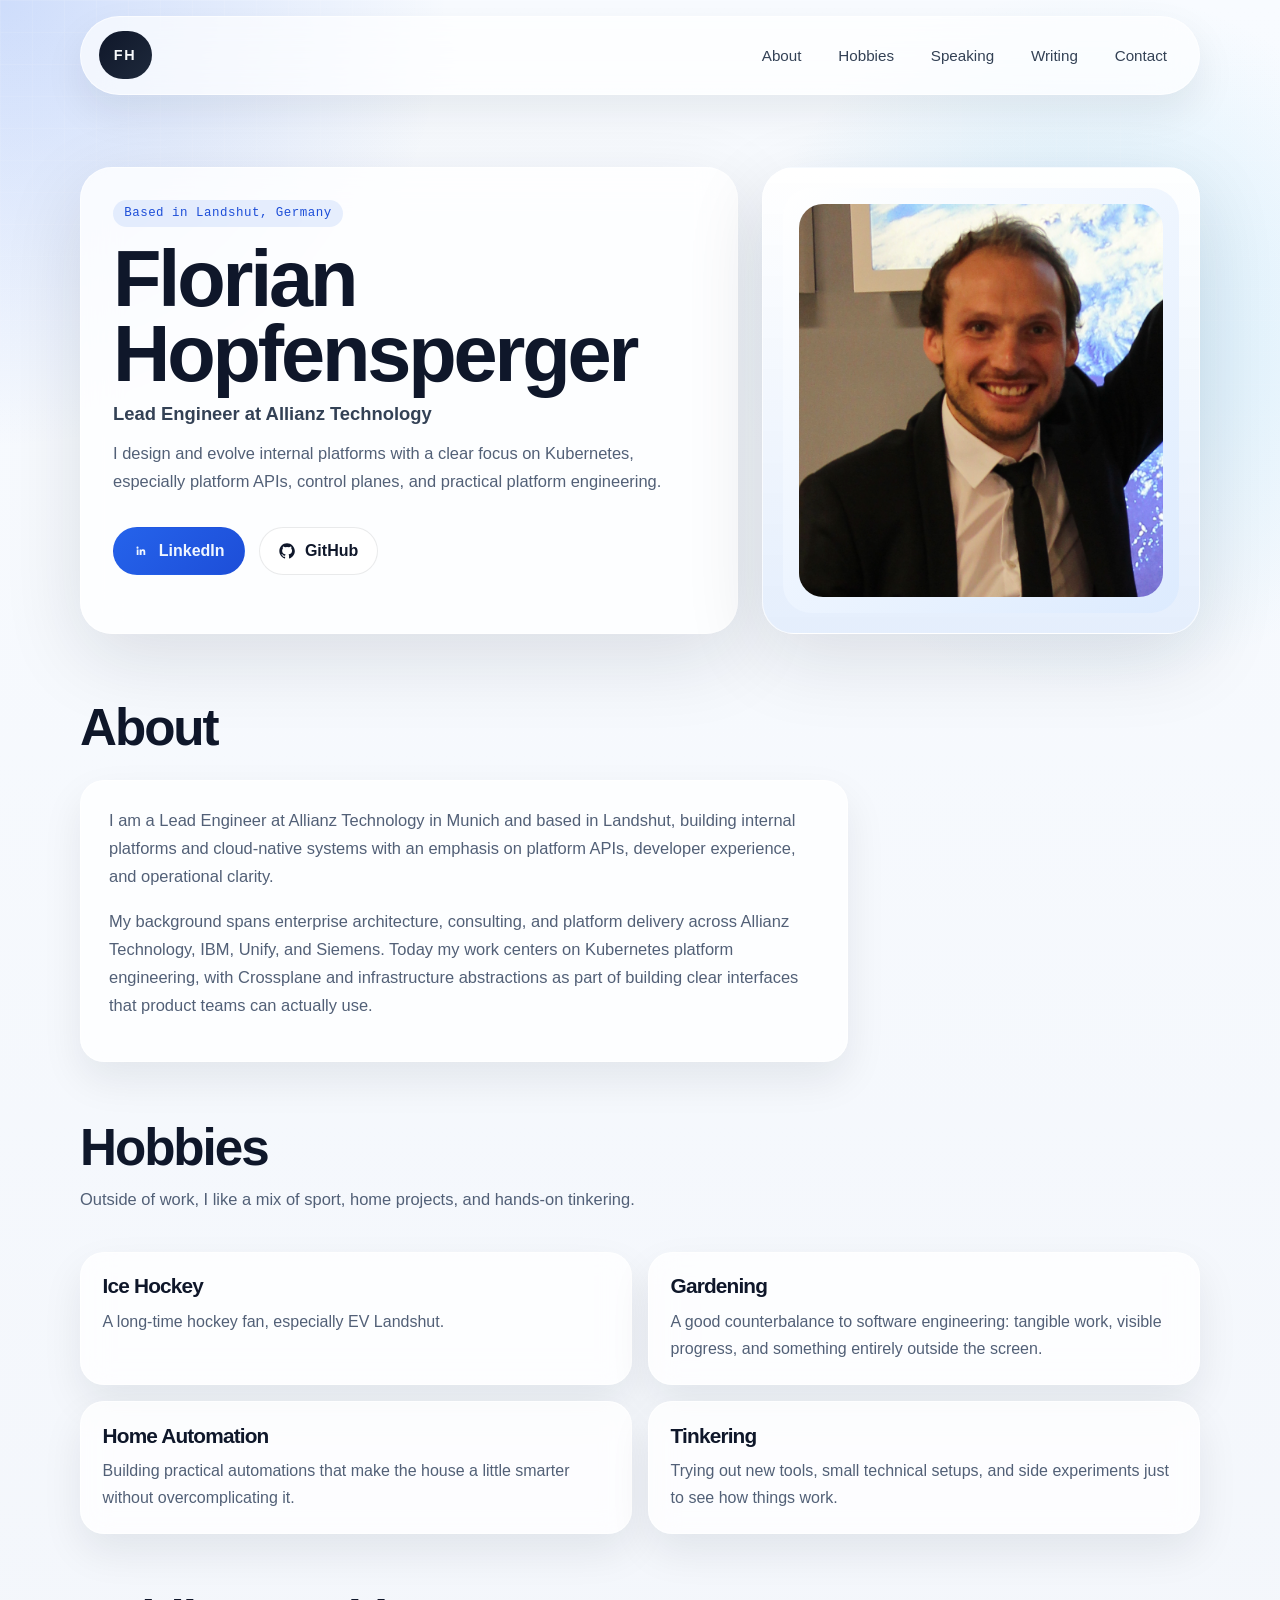
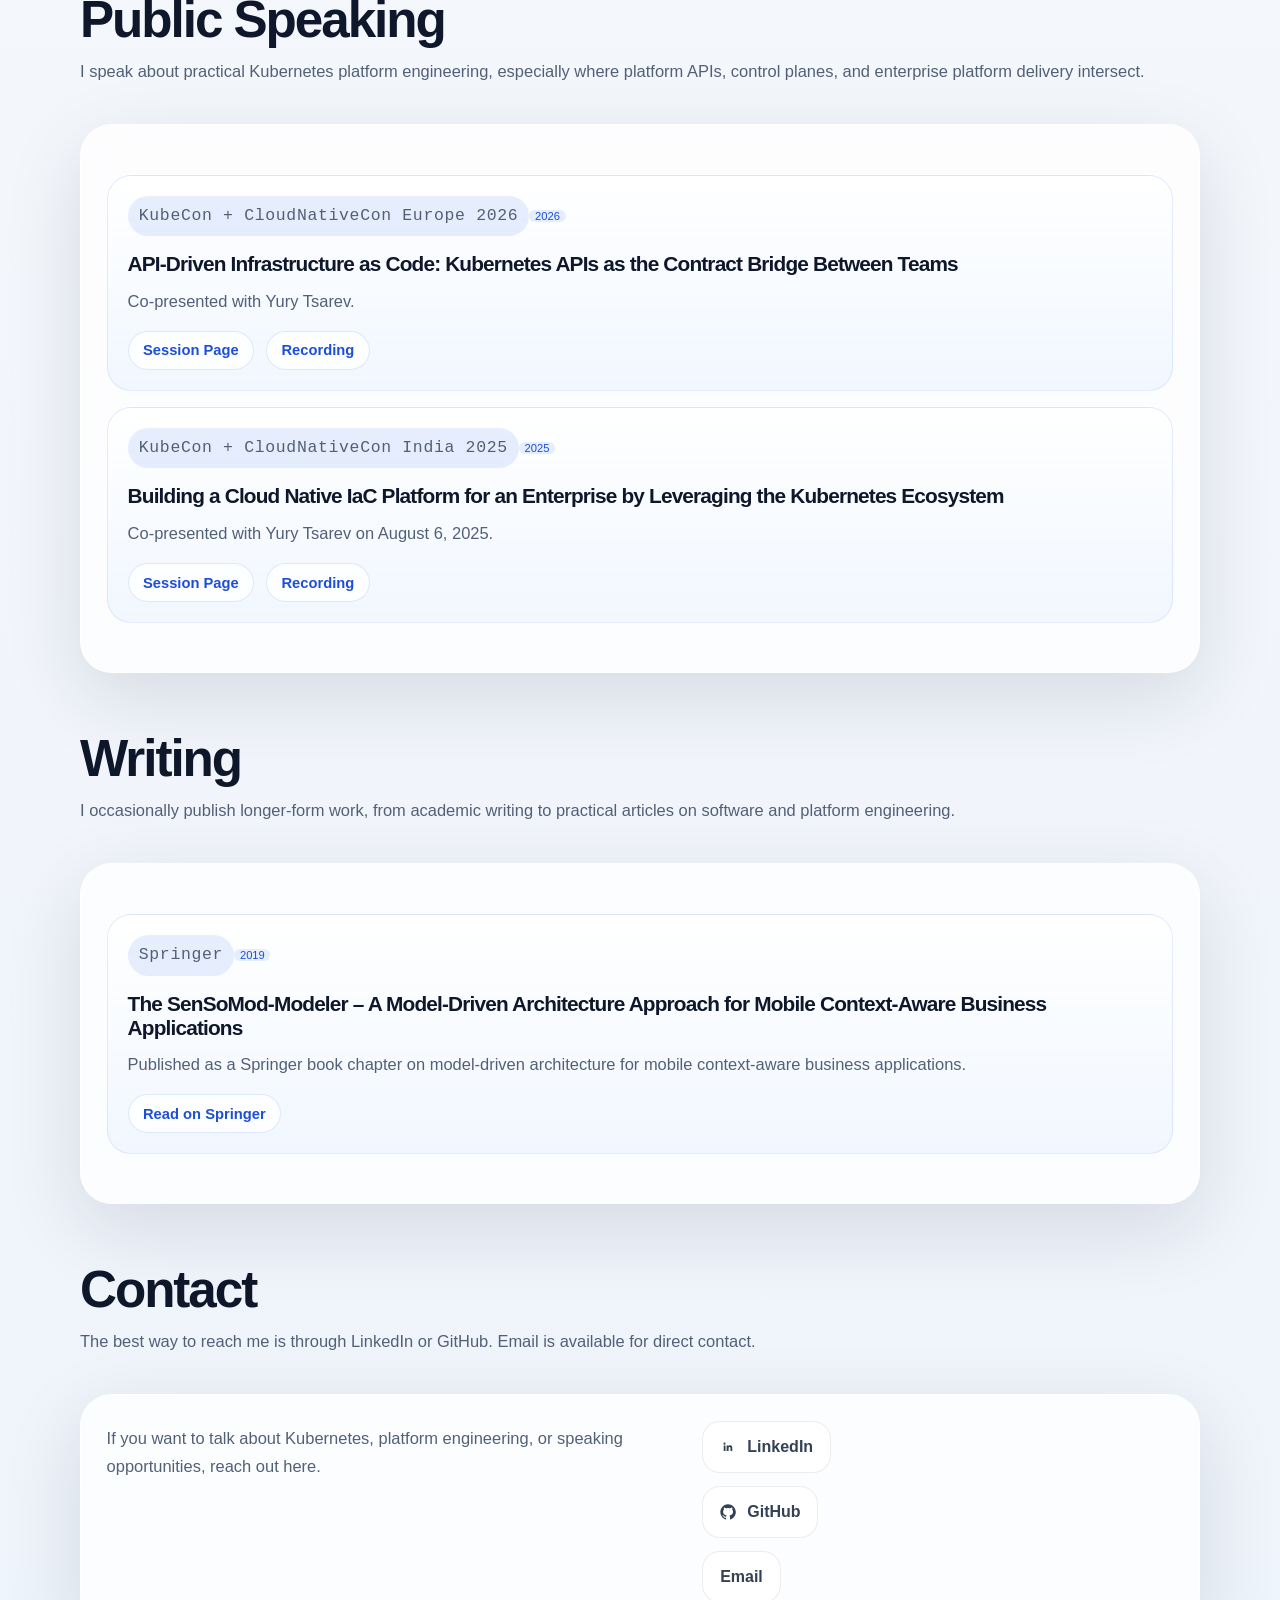
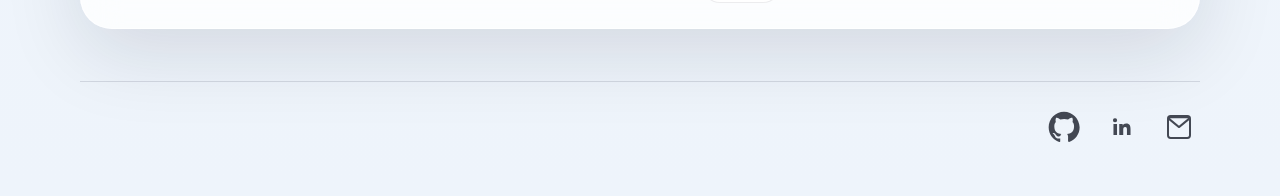
<file: index.html>
<!DOCTYPE html><html lang="en"><head><meta charset="UTF-8"><meta name="viewport" content="width=device-width, initial-scale=1"><meta name="description" content="Lead Engineer at Allianz Technology focused on Kubernetes platform engineering, control planes, and practical platform design."><title>Florian Hopfensperger</title><script data-goatcounter="https://fhopfensperger.goatcounter.com/count" async src="//gc.zgo.at/count.js"></script><link rel="stylesheet" href="/_astro/index.DoSHvOr2.css"></head><body><header class="site-header"><div class="shell nav-shell"><a class="brand" href="#top">FH</a><nav aria-label="Primary"><ul class="nav-list"><li><a href="#about">About</a></li><li><a href="#hobbies">Hobbies</a></li><li><a href="#speaking">Speaking</a></li><li><a href="#writing">Writing</a></li><li><a href="#contact">Contact</a></li></ul></nav></div></header><main><section class="hero shell" id="top"><div class="hero-copy"><p class="eyebrow">Based in Landshut, Germany</p><h1 class="hero-name"><span>Florian</span><span>Hopfensperger</span></h1><p class="hero-role">Lead Engineer at Allianz Technology</p><p class="hero-statement">I design and evolve internal platforms with a clear focus on Kubernetes, especially platform APIs, control planes, and practical platform engineering.</p><div class="hero-actions"><a class="button button-primary" href="https://www.linkedin.com/in/florian-hopfensperger" target="_blank" rel="noreferrer"><svg class="social-icon" viewBox="0 0 24 24" aria-hidden="true" focusable="false"><path fill="currentColor" d="M6.94 8.5A1.56 1.56 0 1 1 6.94 5.4a1.56 1.56 0 0 1 0 3.1ZM5.6 9.7h2.67V18H5.6V9.7Zm4.34 0H12.5v1.13h.04c.36-.68 1.25-1.4 2.58-1.4 2.76 0 3.27 1.82 3.27 4.18V18h-2.67v-3.9c0-.93-.02-2.13-1.3-2.13-1.3 0-1.5 1.01-1.5 2.06V18H9.94V9.7Z"></path></svg>LinkedIn</a><a class="button button-secondary" href="https://github.com/fhopfensperger" target="_blank" rel="noreferrer"><svg class="social-icon" viewBox="0 0 24 24" aria-hidden="true" focusable="false"><path fill="currentColor" d="M12 .5C5.65.5.5 5.7.5 12.13c0 5.14 3.3 9.5 7.9 11.04.58.11.79-.25.79-.57 0-.28-.01-1.03-.02-2.02-3.21.71-3.89-1.57-3.89-1.57-.52-1.35-1.28-1.7-1.28-1.7-1.05-.73.08-.72.08-.72 1.16.08 1.78 1.21 1.78 1.21 1.04 1.79 2.72 1.27 3.38.97.1-.76.4-1.27.73-1.56-2.56-.3-5.25-1.3-5.25-5.8 0-1.28.45-2.33 1.19-3.14-.12-.3-.52-1.5.12-3.12 0 0 .98-.32 3.2 1.2a10.94 10.94 0 0 1 5.82 0c2.22-1.52 3.19-1.2 3.19-1.2.64 1.62.24 2.82.12 3.12.74.81 1.19 1.86 1.19 3.14 0 4.52-2.69 5.49-5.27 5.78.41.36.78 1.08.78 2.18 0 1.57-.01 2.83-.01 3.22 0 .32.21.69.8.57 4.59-1.55 7.88-5.9 7.88-11.03C23.5 5.7 18.35.5 12 .5Z"></path></svg>GitHub</a></div></div><div class="hero-art"><div class="portrait-frame"><img src="/_astro/florian.9n8TWube.png" alt="Portrait of Florian Hopfensperger" loading="eager"></div></div></section><section class="section shell" id="about"><div class="section-heading"><h2>About</h2></div><div class="prose"><p>I am a Lead Engineer at Allianz Technology in Munich and based in Landshut, building internal platforms and cloud-native systems with an emphasis on platform APIs, developer experience, and operational clarity.</p><p>My background spans enterprise architecture, consulting, and platform delivery across Allianz Technology, IBM, Unify, and Siemens. Today my work centers on Kubernetes platform engineering, with Crossplane and infrastructure abstractions as part of building clear interfaces that product teams can actually use.</p></div></section><section class="section shell" id="hobbies"><div class="section-heading"><h2>Hobbies</h2><p class="section-intro">Outside of work, I like a mix of sport, home projects, and hands-on tinkering.</p></div><div class="hobby-grid"><article class="hobby-card"><h3>Ice Hockey</h3><p>A long-time hockey fan, especially EV Landshut.</p></article><article class="hobby-card"><h3>Gardening</h3><p>A good counterbalance to software engineering: tangible work, visible progress, and something entirely outside the screen.</p></article><article class="hobby-card"><h3>Home Automation</h3><p>Building practical automations that make the house a little smarter without overcomplicating it.</p></article><article class="hobby-card"><h3>Tinkering</h3><p>Trying out new tools, small technical setups, and side experiments just to see how things work.</p></article></div></section><section class="section shell" id="speaking"><div class="section-heading"><h2>Public Speaking</h2><p class="section-intro">I speak about practical Kubernetes platform engineering, especially where platform APIs, control planes, and enterprise platform delivery intersect.</p></div><div class="speaking-panel"><div class="speaking-talks"><article class="talk-card"><p class="talk-event">KubeCon + CloudNativeCon Europe 2026</p><span class="talk-year">2026</span><h3>API-Driven Infrastructure as Code: Kubernetes APIs as the Contract Bridge Between Teams</h3><p>Co-presented with Yury Tsarev.</p><div class="talk-links"><a href="https://kccnceu2026.sched.com/event/2CVxV/api-driven-infrastructure-as-code-kubernetes-apis-as-the-contract-bridge-between-teams-florian-hopfensperger-allianz-technology-yury-tsarev-upbound" target="_blank" rel="noreferrer">Session Page</a><a href="https://www.youtube.com/watch?v=X2URIOhA6_g" target="_blank" rel="noreferrer">Recording</a></div></article><article class="talk-card"><p class="talk-event">KubeCon + CloudNativeCon India 2025</p><span class="talk-year">2025</span><h3>Building a Cloud Native IaC Platform for an Enterprise by Leveraging the Kubernetes Ecosystem</h3><p>Co-presented with Yury Tsarev on August 6, 2025.</p><div class="talk-links"><a href="https://kccncind2025.sched.com/event/23Evm/building-a-cloud-native-iac-platform-for-an-enterprise-by-leveraging-the-kubernetes-ecosystem-florian-hopfensperger-allianz-technology-yury-tsarev-upbound" target="_blank" rel="noreferrer">Session Page</a><a href="https://youtu.be/TlVXDbrsU-w?si=NgdaTG9Y1fUr19Sh" target="_blank" rel="noreferrer">Recording</a></div></article></div></div></section><section class="section shell" id="writing"><div class="section-heading"><h2>Writing</h2><p class="section-intro">I occasionally publish longer-form work, from academic writing to practical articles on software and platform engineering.</p></div><div class="writing-panel"><div class="writing-items"><article class="writing-card"><p class="talk-event">Springer</p><span class="talk-year">2019</span><h3>The SenSoMod-Modeler – A Model-Driven Architecture Approach for Mobile Context-Aware Business Applications</h3><p>Published as a Springer book chapter on model-driven architecture for mobile context-aware business applications.</p><div class="writing-links"><a href="https://link.springer.com/chapter/10.1007/978-3-030-21297-1_7" target="_blank" rel="noreferrer">Read on Springer</a></div></article></div></div></section><section class="section shell" id="contact"><div class="section-heading"><h2>Contact</h2><p class="section-intro">The best way to reach me is through LinkedIn or GitHub. Email is available for direct contact.</p></div><div class="contact-panel"><div class="contact-copy"><p>If you want to talk about Kubernetes, platform engineering, or speaking opportunities, reach out here.</p></div><ul class="contact-list"><li><a href="https://www.linkedin.com/in/florian-hopfensperger" target="_blank" rel="noreferrer"><svg class="social-icon" viewBox="0 0 24 24" aria-hidden="true" focusable="false"><path fill="currentColor" d="M6.94 8.5A1.56 1.56 0 1 1 6.94 5.4a1.56 1.56 0 0 1 0 3.1ZM5.6 9.7h2.67V18H5.6V9.7Zm4.34 0H12.5v1.13h.04c.36-.68 1.25-1.4 2.58-1.4 2.76 0 3.27 1.82 3.27 4.18V18h-2.67v-3.9c0-.93-.02-2.13-1.3-2.13-1.3 0-1.5 1.01-1.5 2.06V18H9.94V9.7Z"></path></svg>LinkedIn</a></li><li><a href="https://github.com/fhopfensperger" target="_blank" rel="noreferrer"><svg class="social-icon" viewBox="0 0 24 24" aria-hidden="true" focusable="false"><path fill="currentColor" d="M12 .5C5.65.5.5 5.7.5 12.13c0 5.14 3.3 9.5 7.9 11.04.58.11.79-.25.79-.57 0-.28-.01-1.03-.02-2.02-3.21.71-3.89-1.57-3.89-1.57-.52-1.35-1.28-1.7-1.28-1.7-1.05-.73.08-.72.08-.72 1.16.08 1.78 1.21 1.78 1.21 1.04 1.79 2.72 1.27 3.38.97.1-.76.4-1.27.73-1.56-2.56-.3-5.25-1.3-5.25-5.8 0-1.28.45-2.33 1.19-3.14-.12-.3-.52-1.5.12-3.12 0 0 .98-.32 3.2 1.2a10.94 10.94 0 0 1 5.82 0c2.22-1.52 3.19-1.2 3.19-1.2.64 1.62.24 2.82.12 3.12.74.81 1.19 1.86 1.19 3.14 0 4.52-2.69 5.49-5.27 5.78.41.36.78 1.08.78 2.18 0 1.57-.01 2.83-.01 3.22 0 .32.21.69.8.57 4.59-1.55 7.88-5.9 7.88-11.03C23.5 5.7 18.35.5 12 .5Z"></path></svg>GitHub</a></li><li><a href="mailto:f.hopfensperger@gmail.com">Email</a></li></ul></div></section></main><footer class="site-footer shell"><div class="footer-bar"><div class="footer-links" aria-label="Footer links"><a href="https://github.com/fhopfensperger" target="_blank" rel="noreferrer" aria-label="GitHub" title="GitHub"><svg class="social-icon" viewBox="0 0 24 24" aria-hidden="true" focusable="false"><path fill="currentColor" d="M12 .5C5.65.5.5 5.7.5 12.13c0 5.14 3.3 9.5 7.9 11.04.58.11.79-.25.79-.57 0-.28-.01-1.03-.02-2.02-3.21.71-3.89-1.57-3.89-1.57-.52-1.35-1.28-1.7-1.28-1.7-1.05-.73.08-.72.08-.72 1.16.08 1.78 1.21 1.78 1.21 1.04 1.79 2.72 1.27 3.38.97.1-.76.4-1.27.73-1.56-2.56-.3-5.25-1.3-5.25-5.8 0-1.28.45-2.33 1.19-3.14-.12-.3-.52-1.5.12-3.12 0 0 .98-.32 3.2 1.2a10.94 10.94 0 0 1 5.82 0c2.22-1.52 3.19-1.2 3.19-1.2.64 1.62.24 2.82.12 3.12.74.81 1.19 1.86 1.19 3.14 0 4.52-2.69 5.49-5.27 5.78.41.36.78 1.08.78 2.18 0 1.57-.01 2.83-.01 3.22 0 .32.21.69.8.57 4.59-1.55 7.88-5.9 7.88-11.03C23.5 5.7 18.35.5 12 .5Z"></path></svg></a><a href="https://www.linkedin.com/in/florian-hopfensperger" target="_blank" rel="noreferrer" aria-label="LinkedIn" title="LinkedIn"><svg class="social-icon" viewBox="0 0 24 24" aria-hidden="true" focusable="false"><path fill="currentColor" d="M6.94 8.5A1.56 1.56 0 1 1 6.94 5.4a1.56 1.56 0 0 1 0 3.1ZM5.6 9.7h2.67V18H5.6V9.7Zm4.34 0H12.5v1.13h.04c.36-.68 1.25-1.4 2.58-1.4 2.76 0 3.27 1.82 3.27 4.18V18h-2.67v-3.9c0-.93-.02-2.13-1.3-2.13-1.3 0-1.5 1.01-1.5 2.06V18H9.94V9.7Z"></path></svg></a><a href="mailto:f.hopfensperger@gmail.com" aria-label="Email" title="Email"><svg class="social-icon" viewBox="0 0 24 24" aria-hidden="true" focusable="false"><path fill="currentColor" d="M3 5.75A2.75 2.75 0 0 1 5.75 3h12.5A2.75 2.75 0 0 1 21 5.75v12.5A2.75 2.75 0 0 1 18.25 21H5.75A2.75 2.75 0 0 1 3 18.25V5.75Zm2.2-.25 6.8 5.55 6.8-5.55H5.2Zm14.3 1.42-6.86 5.6a1 1 0 0 1-1.26 0L4.5 6.92v11.33c0 .69.56 1.25 1.25 1.25h12.5c.69 0 1.25-.56 1.25-1.25V6.92Z"></path></svg></a></div></div></footer></body></html>
</file>
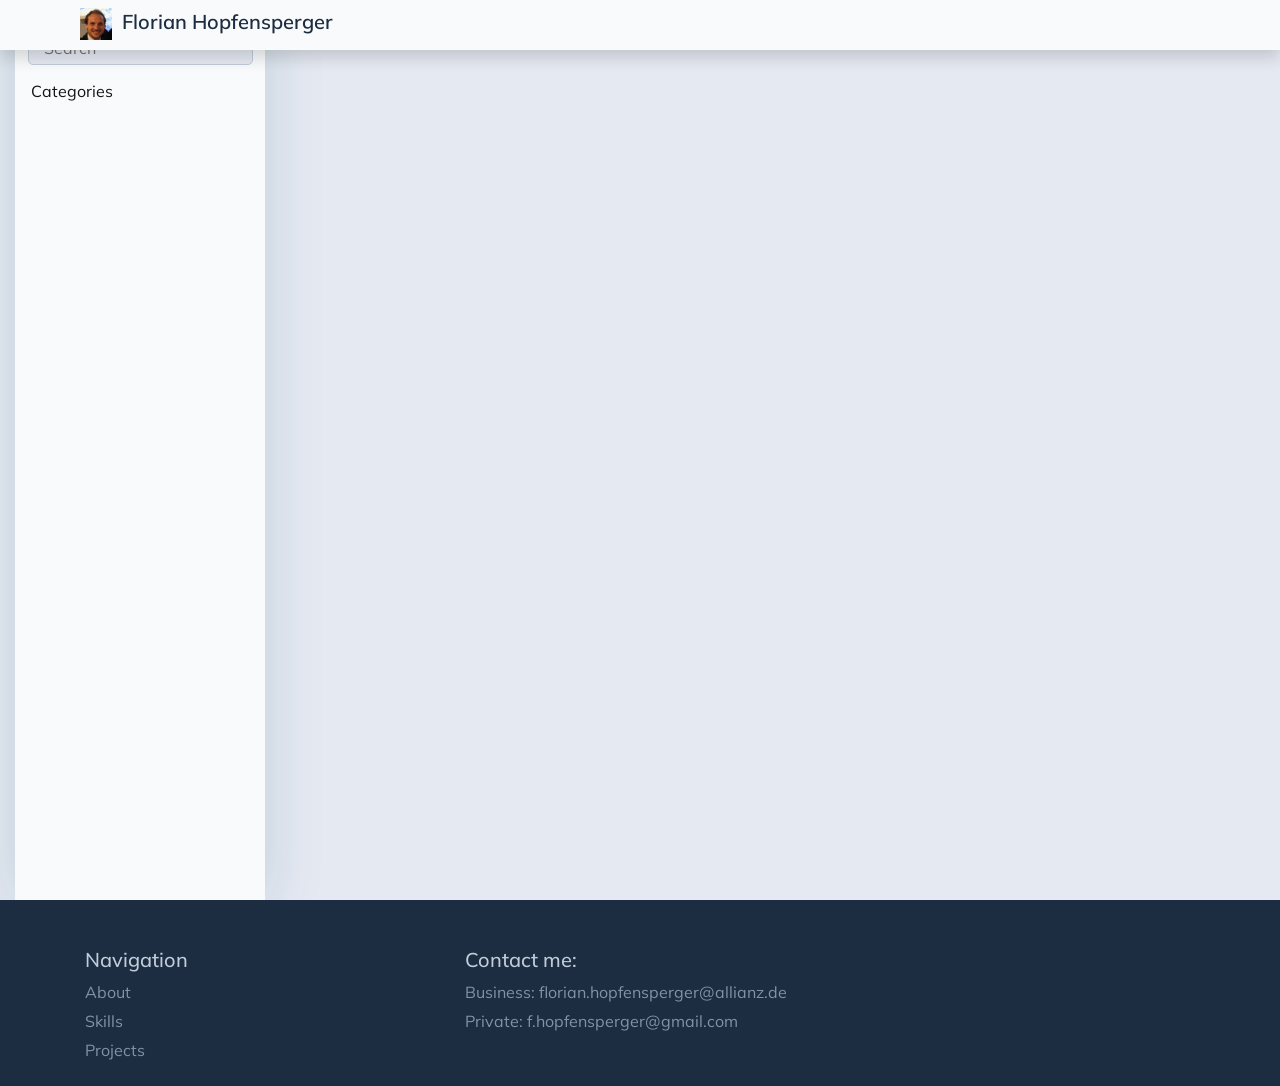
<file: categories/page/1/index.html>
<!doctype html><html lang=en><head><title>https://fhopfensperger.github.io/categories/</title>
<link rel=canonical href=https://fhopfensperger.github.io/categories/><meta name=robots content="noindex"><meta charset=utf-8><meta http-equiv=refresh content="0; url=https://fhopfensperger.github.io/categories/"></head></html>
</file>
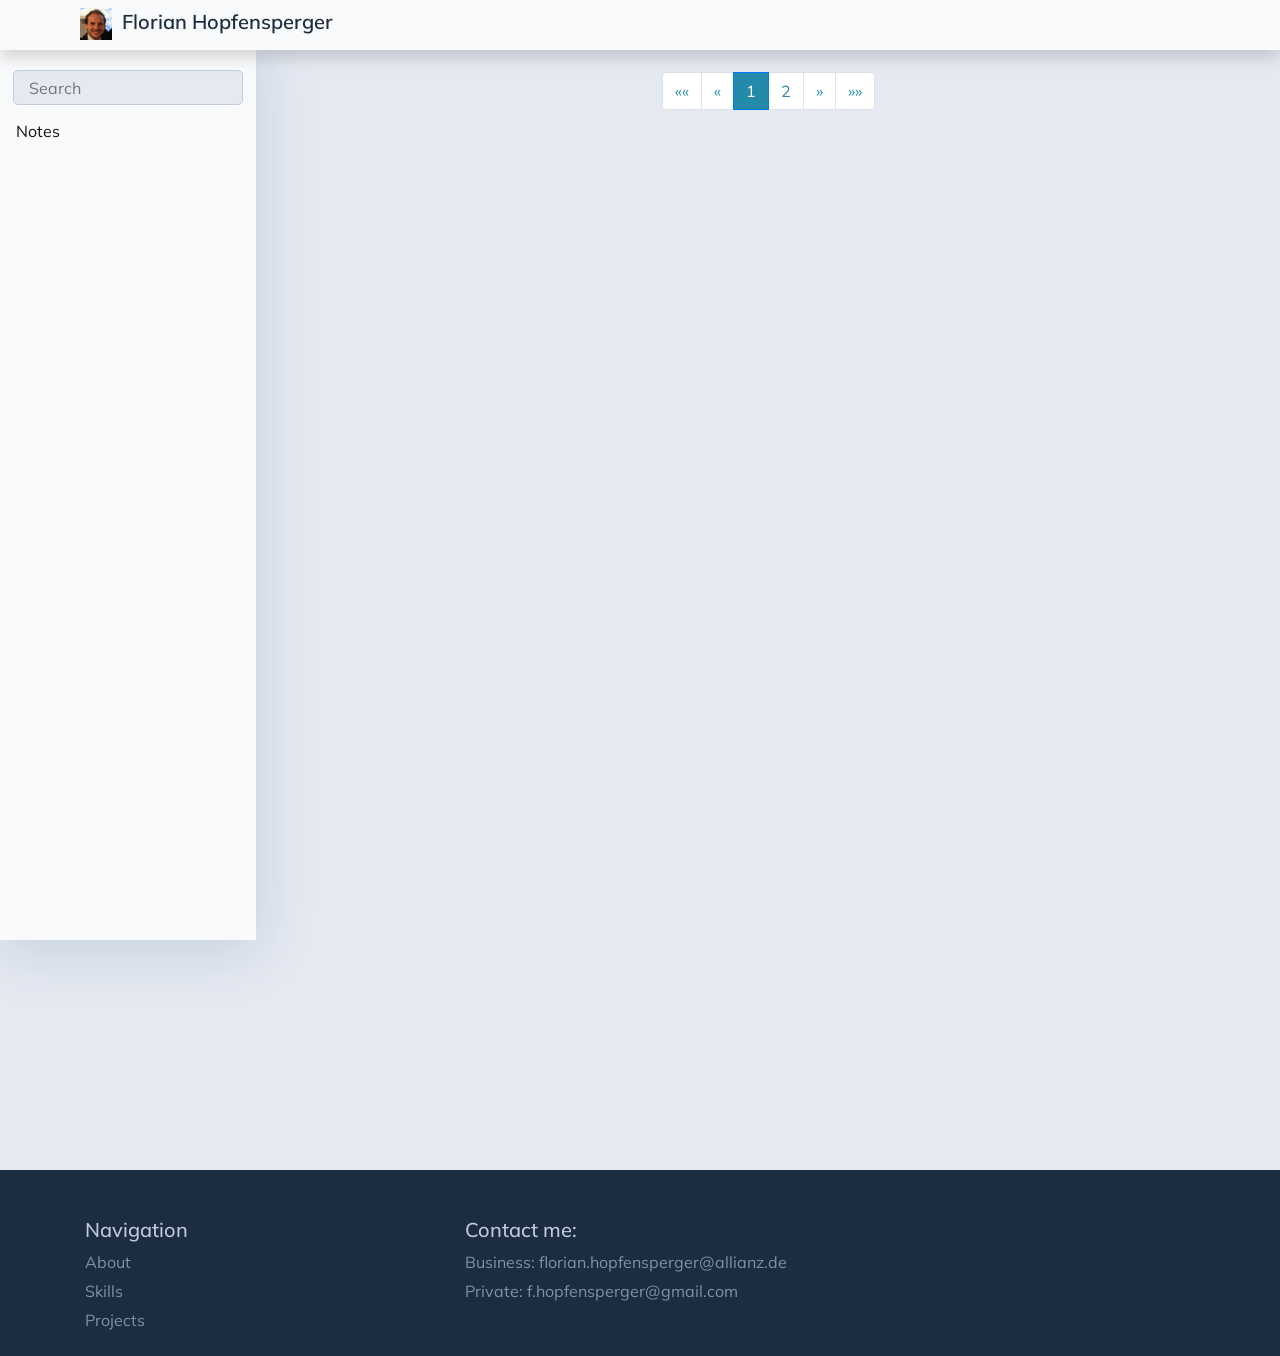
<file: notes/page/1/index.html>
<!doctype html><html lang=en><head><title>https://fhopfensperger.github.io/notes/</title>
<link rel=canonical href=https://fhopfensperger.github.io/notes/><meta name=robots content="noindex"><meta charset=utf-8><meta http-equiv=refresh content="0; url=https://fhopfensperger.github.io/notes/"></head></html>
</file>
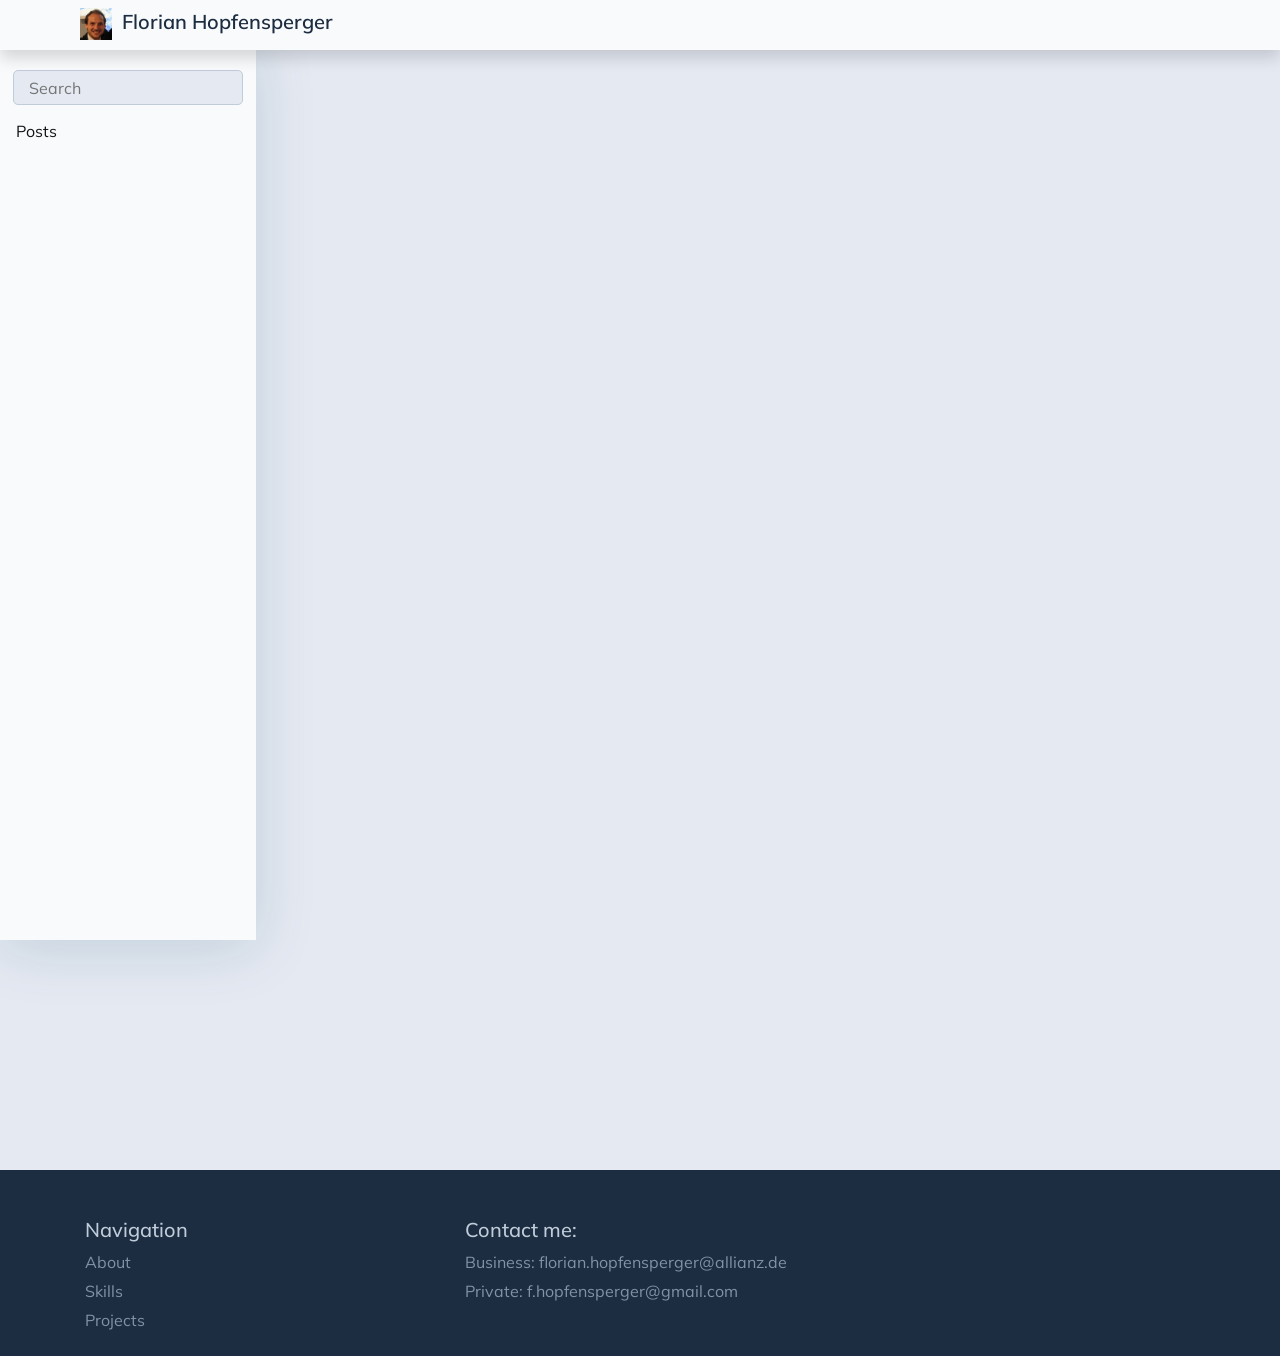
<file: posts/page/1/index.html>
<!doctype html><html lang=en><head><title>https://fhopfensperger.github.io/posts/</title>
<link rel=canonical href=https://fhopfensperger.github.io/posts/><meta name=robots content="noindex"><meta charset=utf-8><meta http-equiv=refresh content="0; url=https://fhopfensperger.github.io/posts/"></head></html>
</file>
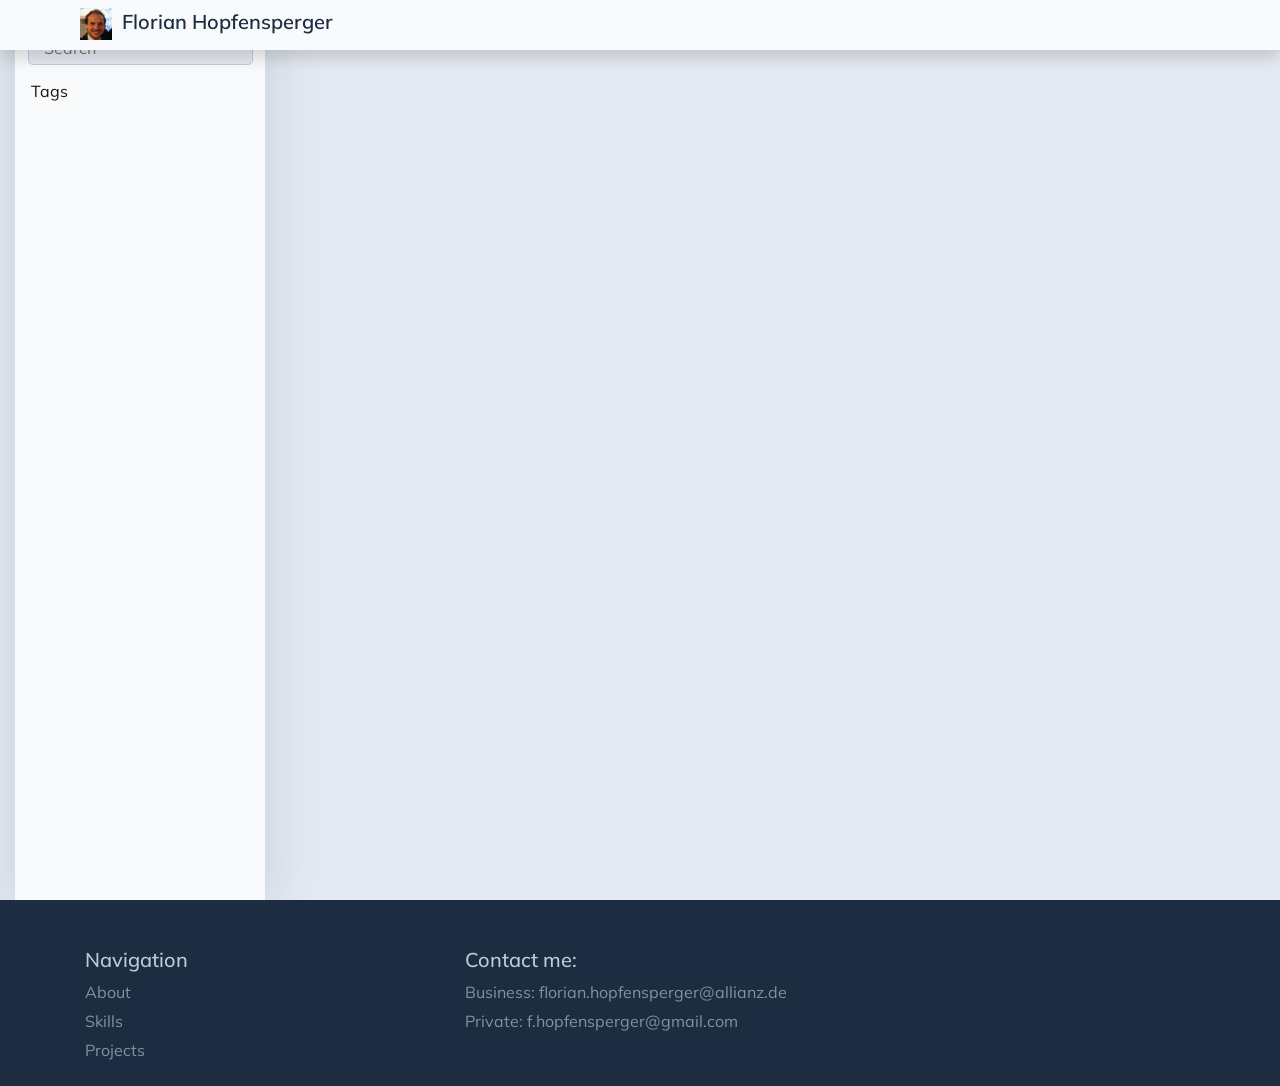
<file: tags/page/1/index.html>
<!doctype html><html lang=en><head><title>https://fhopfensperger.github.io/tags/</title>
<link rel=canonical href=https://fhopfensperger.github.io/tags/><meta name=robots content="noindex"><meta charset=utf-8><meta http-equiv=refresh content="0; url=https://fhopfensperger.github.io/tags/"></head></html>
</file>
<file: _astro/index.DoSHvOr2.css>
:root{--bg:#f3f6fb;--bg-accent:#dde8ff;--surface:#ffffffc7;--surface-strong:#fff;--surface-muted:#eaf1fcd1;--text:#0f172a;--muted:#526077;--muted-strong:#334155;--accent:#2563eb;--accent-strong:#1d4ed8;--accent-soft:#2563eb1a;--border:#0f172a17;--shadow:0 24px 80px #0f172a1f;--shadow-soft:0 18px 40px #0f172a14;--radius-xl:32px;--radius-lg:24px;--radius-md:18px;--radius-sm:14px}*{box-sizing:border-box}html{scroll-behavior:smooth}body{color:var(--text);background:radial-gradient(circle at top left, #2563eb33, transparent 28rem), radial-gradient(circle at 85% 10%, #0ea5e929, transparent 22rem), linear-gradient(180deg, #f8fbff 0%, var(--bg) 55%, #eef4fb 100%);min-height:100vh;margin:0;font-family:Avenir Next,Segoe UI,Helvetica Neue,sans-serif}body:before{content:"";pointer-events:none;background-image:linear-gradient(#ffffff61 1px,#0000 1px),linear-gradient(90deg,#ffffff61 1px,#0000 1px);background-size:32px 32px;position:fixed;inset:0;mask-image:linear-gradient(#00000047,#0000 80%)}a{color:inherit;text-decoration:none}img{max-width:100%;display:block}.shell{width:min(1120px,100% - 2rem);margin:0 auto}.site-header{z-index:20;padding-top:1rem;position:sticky;top:0}.nav-shell{backdrop-filter:blur(18px);box-shadow:var(--shadow-soft);background:#ffffffa8;border:1px solid #fff9;border-radius:999px;justify-content:space-between;align-items:center;gap:1rem;padding:.9rem 1.1rem;display:flex}.brand{background:linear-gradient(135deg, var(--text), #1e293b);color:#f8fafc;letter-spacing:.12em;border-radius:999px;justify-content:center;align-items:center;min-width:3rem;height:3rem;padding:0 .95rem;font-size:.9rem;font-weight:700;display:inline-flex}.nav-list{flex-wrap:wrap;gap:.5rem;margin:0;padding:0;list-style:none;display:flex}.nav-list a{min-height:2.5rem;color:var(--muted-strong);border-radius:999px;align-items:center;padding:0 .9rem;font-size:.95rem;transition:background .16s,color .16s,transform .16s;display:inline-flex}.nav-list a:hover,.contact-list a:hover,.writing-links a:hover,.talk-links a:hover,.button:hover{transform:translateY(-1px)}.nav-list a:hover{color:var(--text);background:#ffffffe6}.hero{grid-template-columns:minmax(0,1.2fr) minmax(280px,.8fr);align-items:stretch;gap:1.5rem;padding:4.5rem 0 2.5rem;display:grid}.hero-copy,.hero-art,.writing-panel,.speaking-panel,.contact-panel{border-radius:var(--radius-xl);background:var(--surface);backdrop-filter:blur(18px);box-shadow:var(--shadow);border:1px solid #ffffffa8}.hero-copy{padding:2rem}.eyebrow,.talk-event{background:var(--accent-soft);color:var(--accent-strong);letter-spacing:.04em;border-radius:999px;align-items:center;gap:.45rem;margin:0 0 1rem;padding:.4rem .7rem;font-family:SFMono-Regular,Menlo,Consolas,monospace;font-size:.78rem;display:inline-flex}.talk-year{color:var(--accent-strong);background:var(--accent-soft);border-radius:999px;padding:0 .35rem;font-size:.7rem}h1,h2,h3,p,ul{margin-top:0}h1,h2,h3{letter-spacing:-.04em}h1{margin-bottom:.85rem;font-size:clamp(3.2rem,8vw,6.4rem);line-height:.9}.hero-name{gap:.05em;max-width:100%;margin-right:-.02em;font-size:clamp(2.8rem,6.2vw,5rem);line-height:.9;display:grid}.hero-name span{overflow-wrap:anywhere;display:block}.hero-role{color:var(--muted-strong);margin-bottom:.9rem;font-size:1.15rem;font-weight:600}.hero-statement,.section-intro,.prose p,.writing-panel p,.speaking-panel p,.contact-copy p,.site-footer p{color:var(--muted);font-size:1.03rem;line-height:1.7}.hero-actions{flex-wrap:wrap;gap:.9rem;margin:2rem 0 1.5rem;display:flex}.button{border:1px solid #0000;border-radius:999px;justify-content:center;align-items:center;gap:.6rem;min-height:3rem;padding:0 1.2rem;font-weight:600;transition:transform .16s,border-color .16s,background .16s,color .16s;display:inline-flex}.button-primary{background:linear-gradient(135deg, var(--accent), var(--accent-strong));color:#eff6ff}.button-secondary{border-color:var(--border);color:var(--text);background:#ffffffd1}.contact-list{margin:0;padding:0;list-style:none}.hero-art{background:linear-gradient(180deg, #ffffffd1, #e1ecfce0), var(--surface);justify-content:center;align-items:center;padding:1.25rem;display:flex}.portrait-frame{border-radius:calc(var(--radius-xl) - 4px);background:linear-gradient(135deg,#ffffffeb,#dbeafee6);width:min(100%,26rem);padding:1rem;position:relative}.portrait-frame img{aspect-ratio:1/1.08;object-fit:cover;border-radius:24px}.social-icon{flex:none;width:1rem;height:1rem}.section{padding:1.5rem 0 2rem}.section-heading{gap:.5rem;margin-bottom:1.4rem;display:grid}h2{margin-bottom:0;font-size:clamp(2rem,4vw,3.4rem)}.prose{border-radius:var(--radius-lg);background:var(--surface);backdrop-filter:blur(14px);width:min(48rem,100%);box-shadow:var(--shadow-soft);border:1px solid #ffffffb3;padding:1.6rem 1.75rem}.prose p+p{margin-top:1rem}.hobby-grid{grid-template-columns:repeat(2,minmax(0,1fr));gap:1rem;display:grid}.hobby-card{border-radius:var(--radius-lg);background:var(--surface);backdrop-filter:blur(14px);box-shadow:var(--shadow-soft);border:1px solid #ffffffb3;padding:1.35rem}.hobby-card h3{margin-bottom:.6rem;font-size:1.3rem}.hobby-card p{color:var(--muted);margin-bottom:0;line-height:1.7}.writing-panel,.speaking-panel,.contact-panel{padding:1.6rem}.writing-items,.speaking-talks{gap:1rem;margin:1.5rem 0;display:grid}.writing-card,.talk-card{border-radius:var(--radius-lg);background:linear-gradient(#fffffff0,#eff6ffdb);border:1px solid #2563eb1f;padding:1.25rem}.writing-card h3,.talk-card h3{margin-bottom:.65rem;font-size:1.3rem}.writing-links,.talk-links{flex-wrap:wrap;gap:.75rem;margin-top:1rem;display:flex}.writing-links a,.talk-links a{min-height:2.4rem;color:var(--accent-strong);background:#ffffffe0;border:1px solid #2563eb24;border-radius:999px;align-items:center;padding:0 .9rem;font-size:.92rem;font-weight:600;display:inline-flex}.contact-panel{grid-template-columns:minmax(0,1.1fr) minmax(220px,.9fr);align-items:start;gap:1.25rem;display:grid}.contact-copy{padding:.2rem .2rem .2rem 0}.contact-list{gap:.8rem;display:grid}.contact-list a{border-radius:var(--radius-md);color:var(--muted-strong);background:#ffffffe6;border:1px solid #0f172a14;align-items:center;gap:.7rem;padding:1rem 1.05rem;font-weight:600;transition:transform .16s,border-color .16s,background .16s;display:inline-flex}.contact-list a:hover,.writing-links a:hover,.talk-links a:hover{background:#fff;border-color:#2563eb3d}.site-footer{padding:1.25rem 0 3rem}.footer-bar{border-top:1px solid #0f172a1f;justify-content:flex-end;align-items:center;padding-top:1.5rem;display:flex}.footer-links{align-items:center;gap:1rem;display:flex}.footer-links a{color:#2b303be0;justify-content:center;align-items:center;width:2.6rem;height:2.6rem;transition:transform .16s,color .16s;display:inline-flex}.footer-links a:hover{color:var(--text);transform:translateY(-1px)}.footer-links .social-icon{width:2rem;height:2rem}@media (width<=860px){.hero,.contact-panel,.hobby-grid{grid-template-columns:1fr}.site-header{padding-top:.8rem}.nav-shell,.nav-list{align-items:flex-start}.nav-shell{border-radius:28px;flex-direction:column}.hero{padding-top:2.75rem}.hero-copy,.hero-art,.writing-panel,.speaking-panel,.contact-panel,.prose{padding-left:1.25rem;padding-right:1.25rem}.hero-name{font-size:clamp(2.4rem,13vw,4rem)}.footer-bar{justify-content:flex-start}}
</file>
